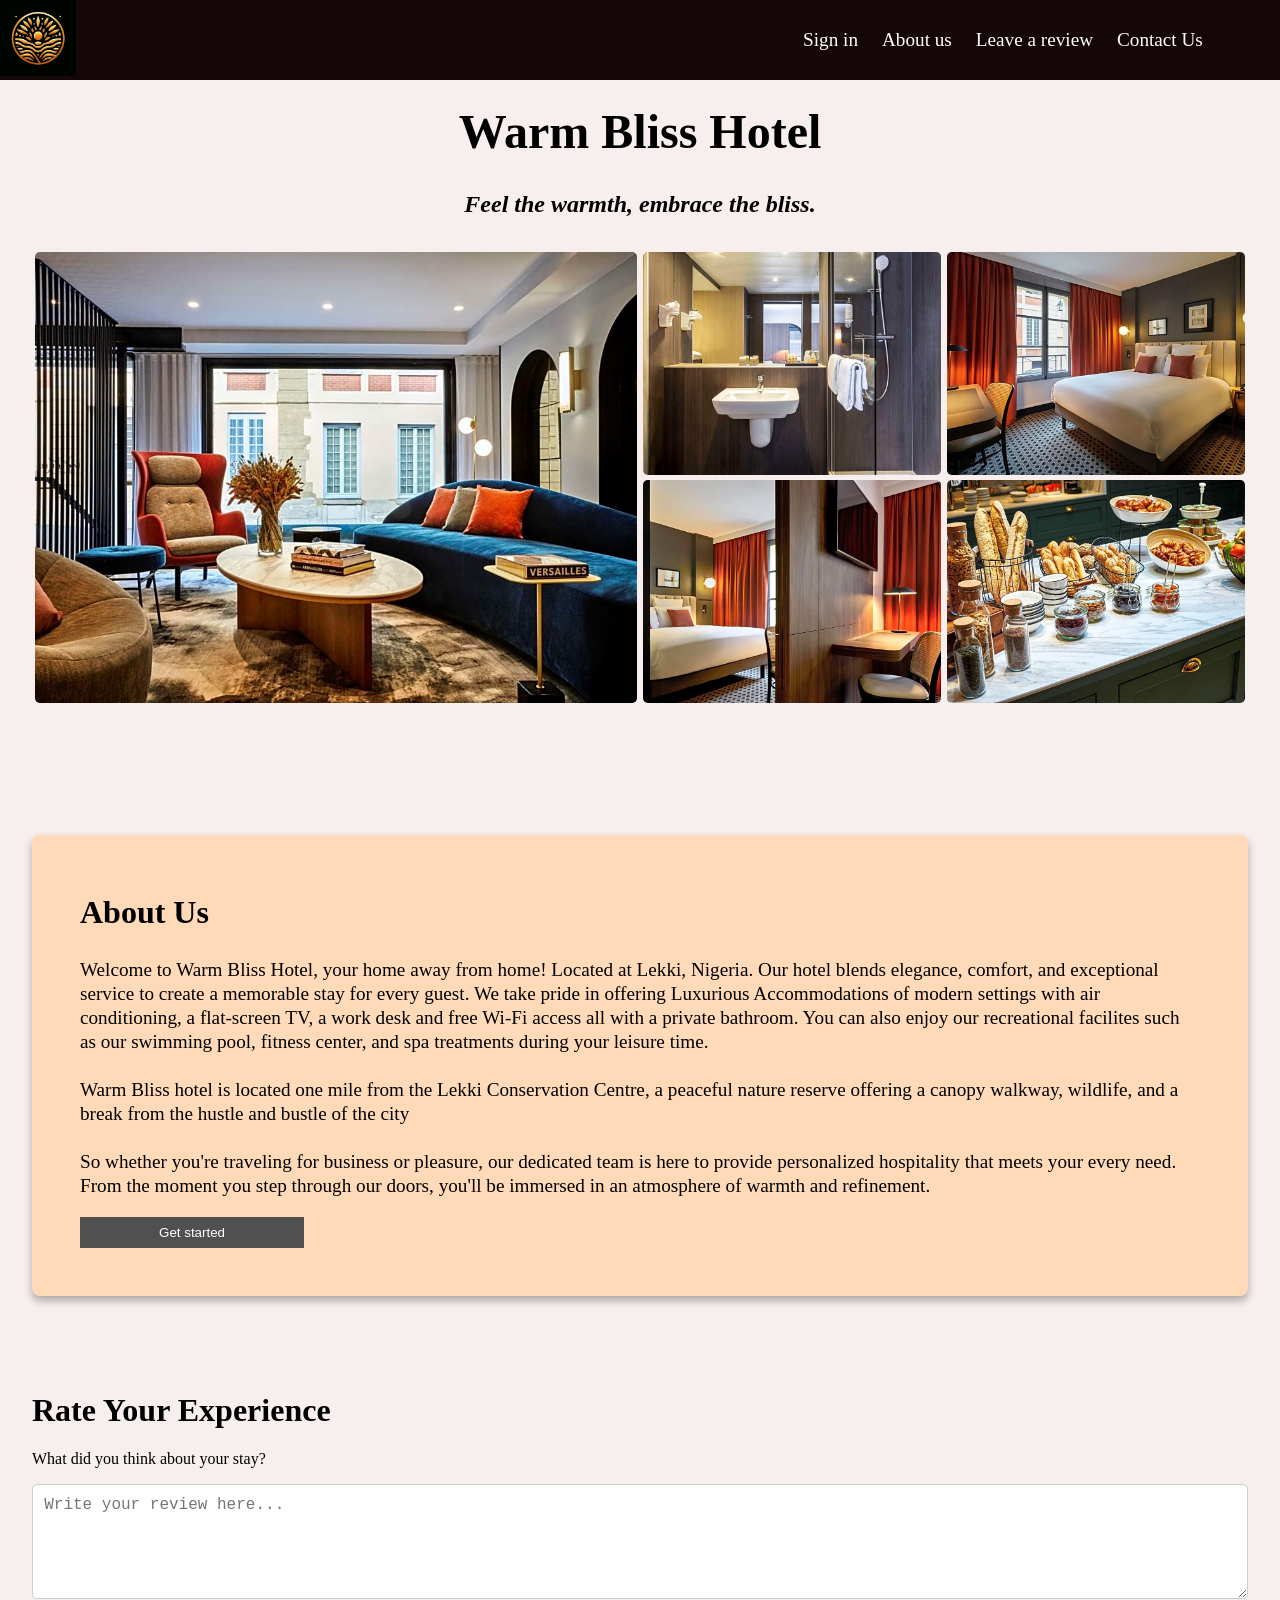
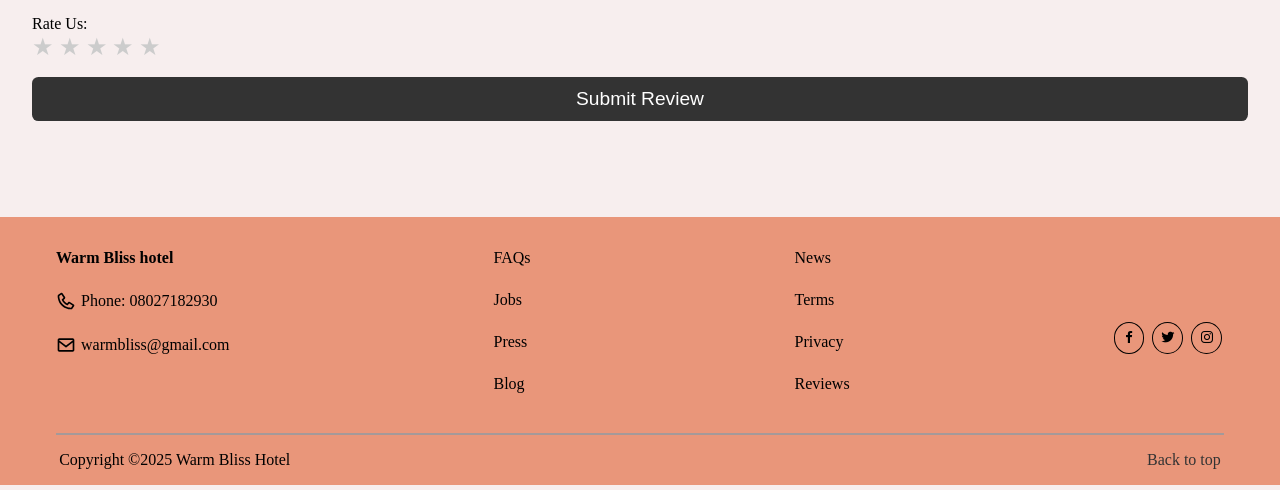
<file: index.html>
<!doctype html>
<html lang="en">
  <head>
    <meta charset="UTF-8" />
    <meta name="viewport" content="width=device-width, initial-scale=1.0" />
    <title>Landing page | Warm Bliss Hotel</title>
    <link
      href="https://unpkg.com/boxicons@2.1.4/css/boxicons.min.css"
      rel="stylesheet"
    />
    <link rel="stylesheet" href="./landing/index.css" />
  </head>
  <body>
    <div id="modal" class="modal hidden">
      <div class="modal-content">
        <div class="success-icon"><i class="bx bxs-check-circle"></i></div>
        <div class="message-body">
          <h2>Review Submitted!</h2>
          <p>
            Thank you for sharing your experience at
            <strong>Warm Bliss Hotel</strong>. Your feedback helps us maintain
            our luxury standards.
          </p>
        </div>
        <button id="modal-button">Back to Home</button>
        <span id="close-modal" class="close">&times;</span>
      </div>
    </div>

    <nav>
      <div>
        <img src="./images/logo.png" alt="Hotel logo" class="logo" />
      </div>

      <ul id="us">
        <li>
          <a href="./login/signin/signin.html" target="_blank">Sign in</a>
        </li>
        <li><a href="#about">About us</a></li>
        <li><a href="#reply">Leave a review</a></li>
        <li><a href="#contact">Contact Us</a></li>
      </ul>
      <div id="hamburger">☰</div>
    </nav>

    <h1 class="hotel">Warm Bliss Hotel</h1>
    <h2 class="hotel1">Feel the warmth, embrace the bliss.</h2>

    <section class="intro">
      <div class="set item1">
        <img src="./images/room-1.jpeg" alt="Room with a nice view" />
      </div>

      <div class="set item2">
        <img src="./images/bathroom-1.jpeg" alt="A bathroom" />
      </div>

      <div class="set item3">
        <img src="./images/room-2.jpeg" alt="A bedroom" />
      </div>

      <div class="set item4">
        <img src="./images/room-3.jpeg" alt="A bedroom" />
      </div>

      <div class="set item5">
        <img src="./images/diner.jpeg" alt="A diner" />
      </div>
    </section>

    <section id="about">
      <h2>About Us</h2>
      <p>
        Welcome to Warm Bliss Hotel, your home away from home! Located at Lekki,
        Nigeria. Our hotel blends elegance, comfort, and exceptional service to
        create a memorable stay for every guest. We take pride in offering
        Luxurious Accommodations of modern settings with air conditioning, a
        flat-screen TV, a work desk and free Wi-Fi access all with a private
        bathroom. You can also enjoy our recreational facilites such as our
        swimming pool, fitness center, and spa treatments during your leisure
        time. <br /><br />
        Warm Bliss hotel is located one mile from the Lekki Conservation Centre,
        a peaceful nature reserve offering a canopy walkway, wildlife, and a
        break from the hustle and bustle of the city <br /><br />
        So whether you're traveling for business or pleasure, our dedicated team
        is here to provide personalized hospitality that meets your every need.
        From the moment you step through our doors, you'll be immersed in an
        atmosphere of warmth and refinement.
      </p>
      <button id="sign">Get started</button>
    </section>

    <div id="reply">
      <h1>Rate Your Experience</h1>
      <form id="review-form" novalidate>
        <label for="review">What did you think about your stay?</label>
        <textarea
          id="review"
          name="review"
          rows="5"
          placeholder="Write your review here..."
        ></textarea>
        <p id="review-error" class="error-text hidden">
          A response is required for your review to be submitted.
        </p>

        <div class="stars">
          <label>Rate Us:</label>
          <div class="star-rating">
            <input type="radio" id="star1" name="rating" value="1" />
            <label for="star1" title="1 star">★</label>
            <input type="radio" id="star2" name="rating" value="2" />
            <label for="star2" title="2 stars">★</label>
            <input type="radio" id="star3" name="rating" value="3" />
            <label for="star3" title="3 stars">★</label>
            <input type="radio" id="star4" name="rating" value="4" />
            <label for="star4" title="4 stars">★</label>
            <input type="radio" id="star5" name="rating" value="5" />
            <label for="star5" title="5 stars">★</label>
          </div>
          <p id="star-error" class="error-text hidden">
            Please choose a star rating.
          </p>
        </div>

        <button type="submit">Submit Review</button>
      </form>
    </div>

    <footer id="contact">
      <div class="navbar">
        <div class="first">
          <ul class="another">
            <li class="bold">Warm Bliss hotel</li>
            <li>
              <img class="imge" src="./images/icon-phone.svg" alt="" />
              <span class="sans">Phone: 08027182930</span>
            </li>
            <li>
              <img class="imge" src="./images/icon-email.svg" alt="" />
              <span class="sans">warmbliss@gmail.com</span>
            </li>
          </ul>
        </div>

        <div class="first">
          <ul class="another">
            <li><a href="">FAQs</a></li>
            <li><a href="">Jobs</a></li>
            <li><a href="">Press</a></li>
            <li><a href="">Blog</a></li>
          </ul>
        </div>

        <div class="first">
          <ul class="another">
            <li><a href="">News</a></li>
            <li><a href="">Terms</a></li>
            <li><a href="">Privacy</a></li>
            <li><a href="">Reviews</a></li>
          </ul>
        </div>

        <div class="first">
          <ul class="last">
            <li>
              <a href="https://www.facebook.com" target="_blank"
                ><i class="bx bxl-facebook"></i
              ></a>
            </li>
            <li>
              <a href="https://www.twitter.com" target="_blank"
                ><i class="bx bxl-twitter"></i
              ></a>
            </li>
            <li>
              <a href="https://www.instagram.com" target="_blank"
                ><i class="bx bxl-instagram"></i
              ></a>
            </li>
          </ul>
        </div>
      </div>
      <hr />
      <div class="copy">
        <div class="final">Copyright &copy;2025 Warm Bliss Hotel</div>
        <div class="top"><a href="/">Back to top</a></div>
      </div>
    </footer>
    <script type="module" src="./landing/index.js"></script>
  </body>
</html>
</file>
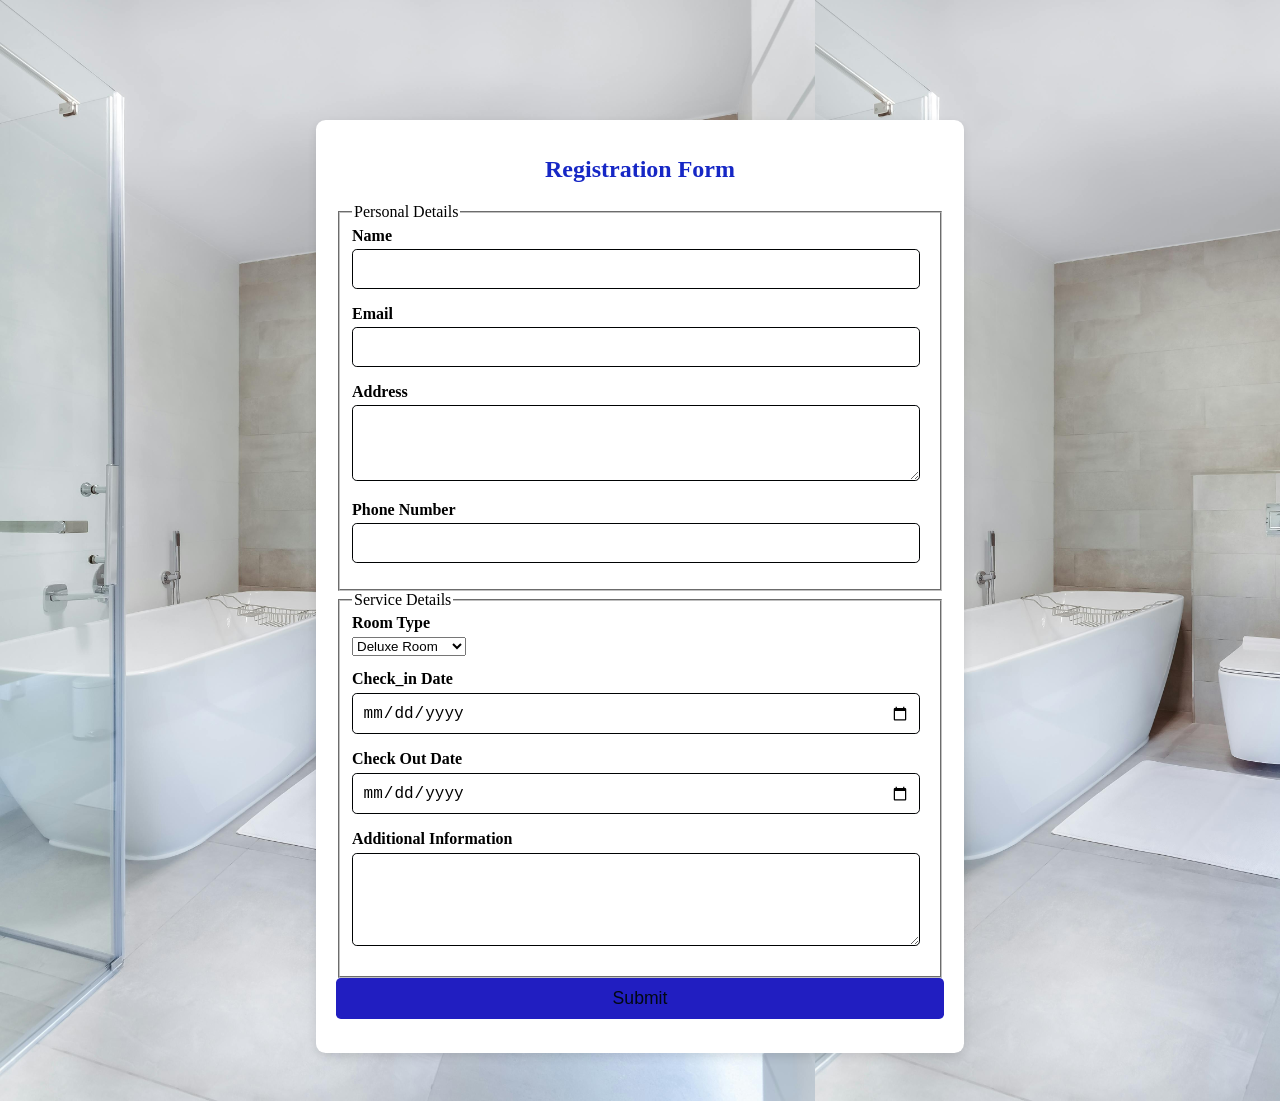
<file: form/form.html>
<!doctype html>
<html lang="en">
  <head>
    <meta charset="UTF-8" />
    <meta name="viewport" content="width=device-width, initial-scale=1.0" />
    <title>Registration Form</title>
    <link rel="stylesheet" href="./form.css" />
  </head>
  <body>
    <div class="container">
      <div id="reservation-modal" class="modal hidden">
        <div class="modal-content">
          <div>
            <h2>✓ Registration Submitted!</h2>
            <p>
              Your registration has been successfully submitted. Redirecting to
              payment...
            </p>
          </div>
          <span id="close-modal" class="close">&times;</span>
        </div>
      </div>

      <h1>Registration Form</h1>
      <form id="reserveForm">
        <fieldset>
          <legend>Personal Details</legend>
          <div class="group">
            <label for="Name">Name</label>
            <input type="text" id="Name" name="Name" />
            <p class="error name-err"></p>
          </div>
          <div class="group">
            <label for="email">Email</label>
            <input type="email" id="email" name="email" />
            <p class="error email-err"></p>
          </div>
          <div class="group">
            <label for="Address">Address</label>
            <textarea id="Address" name="Address" rows="3"></textarea>
            <p class="error address-err"></p>
          </div>
          <div class="group">
            <label for="PhoneNum">Phone Number</label>
            <input type="tel" id="PhoneNum" name="PhoneNum" />
            <p class="error num-err"></p>
          </div>
        </fieldset>
        <fieldset>
          <legend>Service Details</legend>

          <div class="group">
            <label for="ServiceType">Room Type</label>
            <select name="service" id="del">
              <option value="deluxe">Deluxe Room</option>
              <option value="executive">Executive Suite</option>
              <option value="family">Family Suite</option>
            </select>
          </div>
          <div class="group">
            <label for="check_in">Check_in Date</label>
            <input type="date" id="check_in" />
            <p class="error in-err"></p>
            <label for="check_out">Check Out Date</label>
            <input type="date" id="check_out" />
            <p class="error out-err"></p>
          </div>
          <div class="group">
            <label for="AdditionalInfo">Additional Information</label>
            <textarea
              id="AdditionalInfo"
              name="AdditionalInfo"
              rows="4"
            ></textarea>
            <p class="error info-err"></p>
          </div>
        </fieldset>

        <div class="group">
          <button type="submit">Submit</button>
        </div>
      </form>
    </div>
    <script type="module" src="./form.js"></script>
  </body>
</html>
</file>
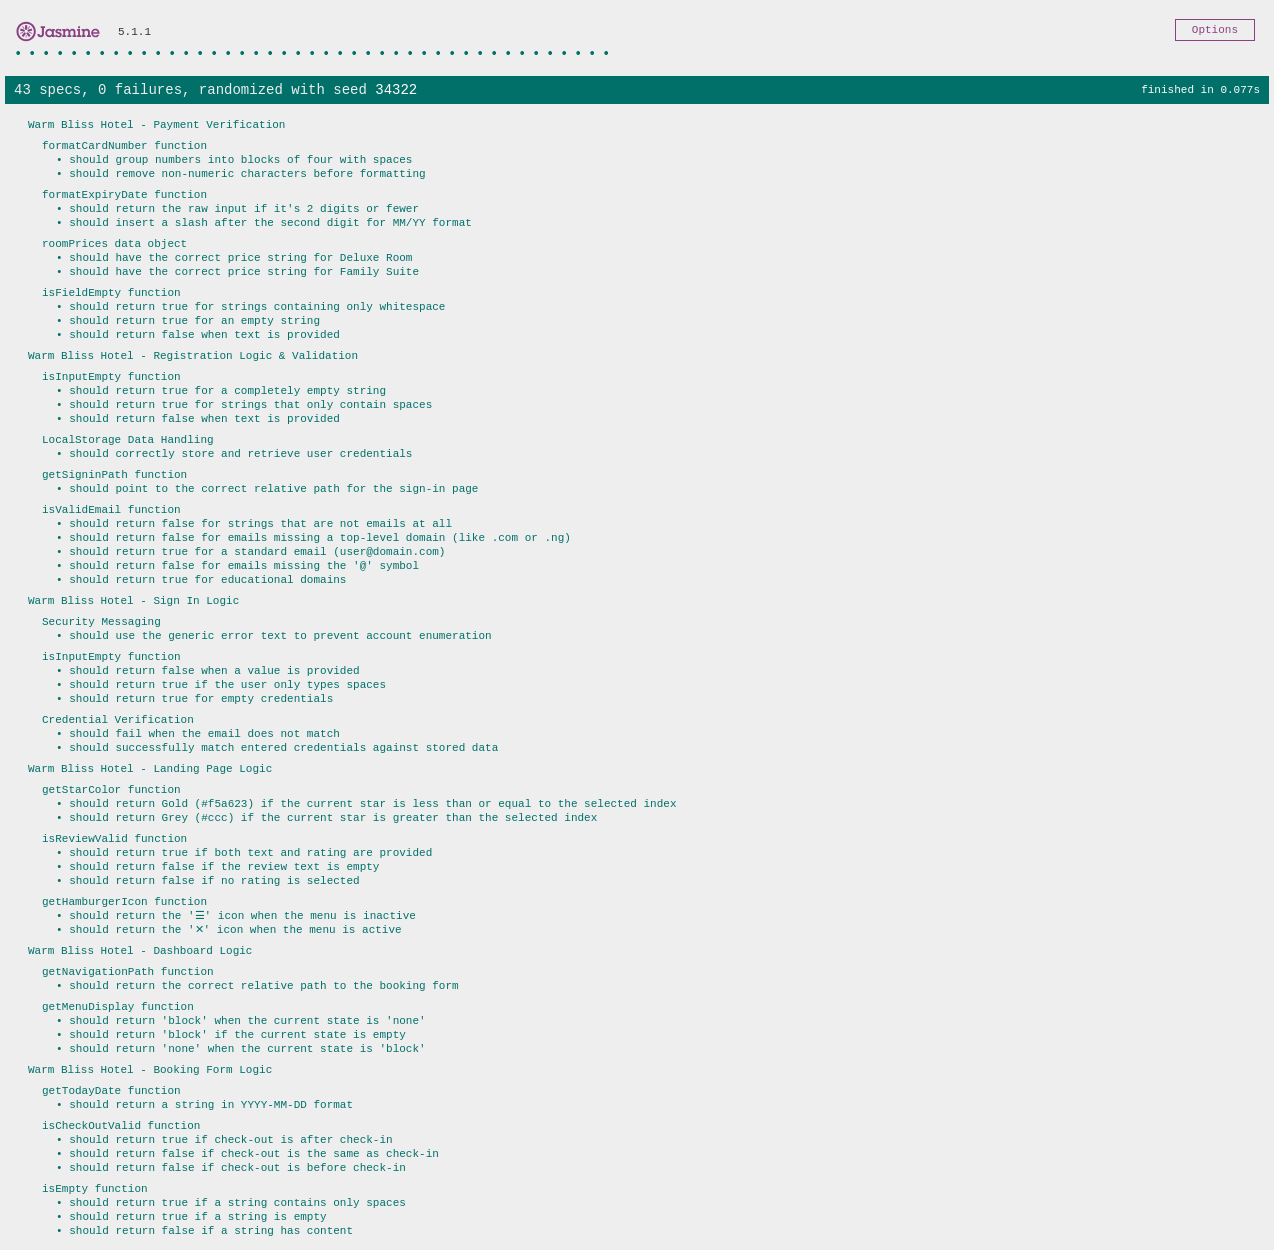
<file: jasmine-tests/tests.html>
<!DOCTYPE html>
<html>
<head>
  <meta charset="utf-8">
  <title>Jasmine Spec Runner v5.1.1</title>

  <link rel="shortcut icon" type="image/png" href="lib/jasmine-5.1.1/jasmine_favicon.png">
  <link rel="stylesheet" href="lib/jasmine-5.1.1/jasmine.css">

  <script src="lib/jasmine-5.1.1/jasmine.js"></script>
  <script src="lib/jasmine-5.1.1/jasmine-html.js"></script>
  <script src="lib/jasmine-5.1.1/boot0.js"></script>
  <!-- optional: include a file here that configures the Jasmine env -->
  <script src="lib/jasmine-5.1.1/boot1.js"></script>



  <!-- include spec files here... -->
   <script type="module" src="../tests/dashboardTest.js"></script>
  <script type="module" src="../tests/landingTest.js"></script>
  <script type="module" src="../tests/formTest.js"></script>
  <script type="module" src="../tests/paymentTest.js"></script>
   <script type="module" src="../tests/signupTest.js"></script>
  <script type="module" src="../tests/signinTest.js"></script>
  

</head>

<body>
</body>
</html>
</file>
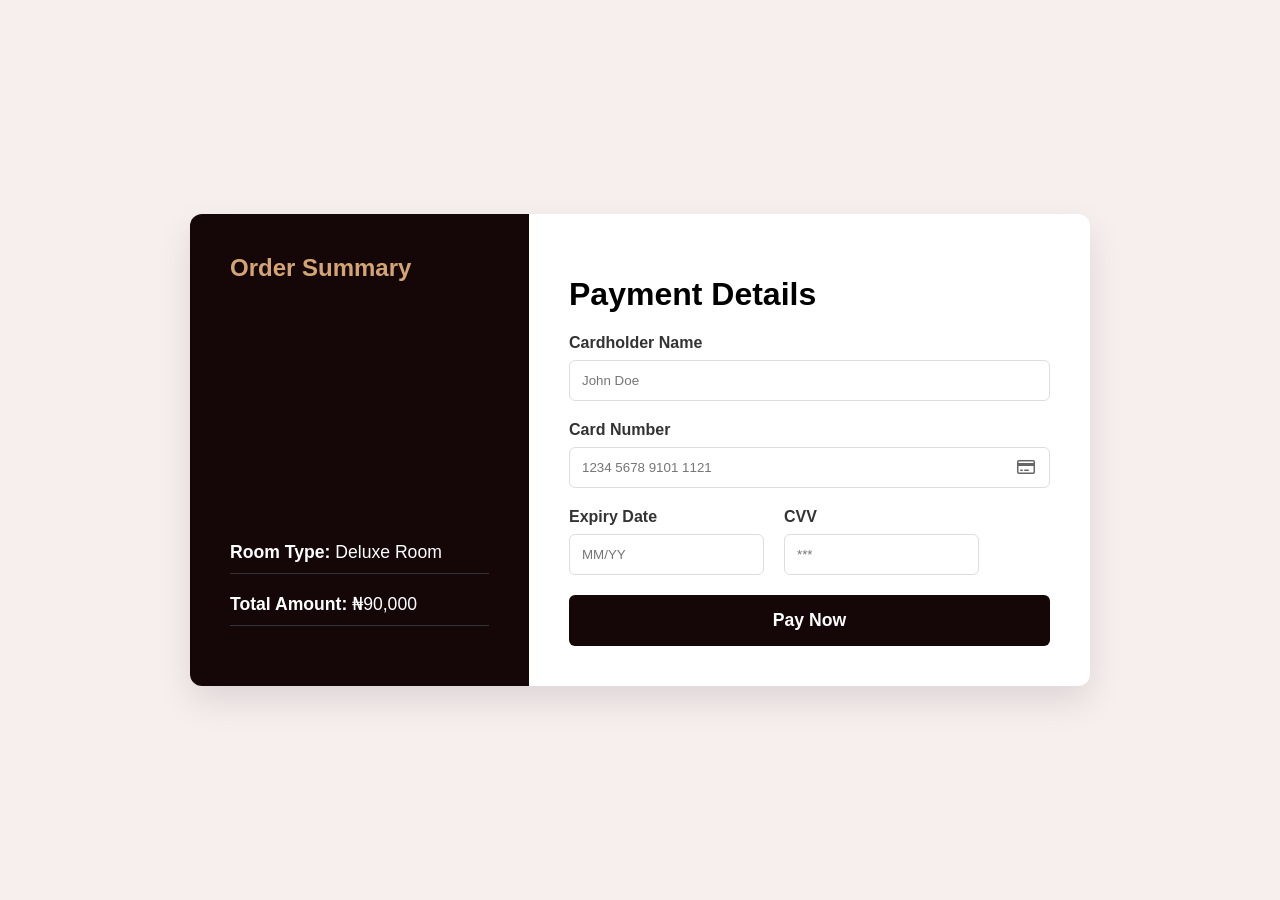
<file: payment/payment2.html>
<!doctype html>
<html lang="en">
  <head>
    <meta charset="UTF-8" />
    <meta name="viewport" content="width=device-width, initial-scale=1.0" />
    <title>Secure Payment | Warm Bliss Hotel</title>
    <link rel="stylesheet" href="payment2.css" />
    <link
      rel="stylesheet"
      href="https://cdnjs.cloudflare.com/ajax/libs/font-awesome/6.0.0/css/all.min.css"
    />
  </head>
  <body>
    <div id="payment-success-modal" class="modal hidden">
      <div class="modal-content">
        <div class="success-icon">
          <i class="fas fa-check-circle"></i>
        </div>
        <div class="message-body">
          <h2>Payment Confirmed!</h2>
          <p>
            Your luxury stay at <strong>Warm Bliss Hotel</strong> is now booked.
            A confirmation email has been sent to you.
          </p>
        </div>
        <button id="success-close-btn">Go to Dashboard</button>
      </div>
    </div>

    <div class="payment-wrapper">
      <div class="payment-container">
        <div class="order-summary">
          <h2>Order Summary</h2>
          <div class="summary-details">
            <p>
              <strong>Room Type:</strong>
              <span id="display-room-type">Loading...</span>
            </p>
            <p>
              <strong>Total Amount:</strong> <span id="display-amount">₦0</span>
            </p>
          </div>
        </div>

        <div class="payment-form-section">
          <h1>Payment Details</h1>
          <form id="secure-payment-form" novalidate>
            <div class="input-group">
              <label for="cardholder-name">Cardholder Name</label>
              <input type="text" id="cardholder-name" placeholder="John Doe" />
              <p id="name-error" class="error-text hidden">
                This field is required
              </p>
            </div>

            <div class="input-group">
              <label for="card-number">Card Number</label>
              <div class="card-input-wrapper">
                <input
                  type="text"
                  id="card-number"
                  placeholder="1234 5678 9101 1121"
                  maxlength="19"
                />
                <i class="far fa-credit-card"></i>
              </div>
              <p id="card-error" class="error-text hidden">
                This field is required
              </p>
            </div>

            <div class="form-row">
              <div class="input-group">
                <label for="expiry-date">Expiry Date</label>
                <input
                  type="text"
                  id="expiry-date"
                  placeholder="MM/YY"
                  maxlength="5"
                />
                <p id="expiry-error" class="error-text hidden">
                  This field is required
                </p>
              </div>
              <div class="input-group">
                <label for="cvv">CVV</label>
                <input
                  type="password"
                  id="cvv"
                  placeholder="***"
                  maxlength="3"
                />
                <p id="cvv-error" class="error-text hidden">
                  This field is required
                </p>
              </div>
            </div>

            <button type="submit" id="pay-button">Pay Now</button>
          </form>
        </div>
      </div>
    </div>
    <script type="module" src="payment2.js"></script>
  </body>
</html>
</file>
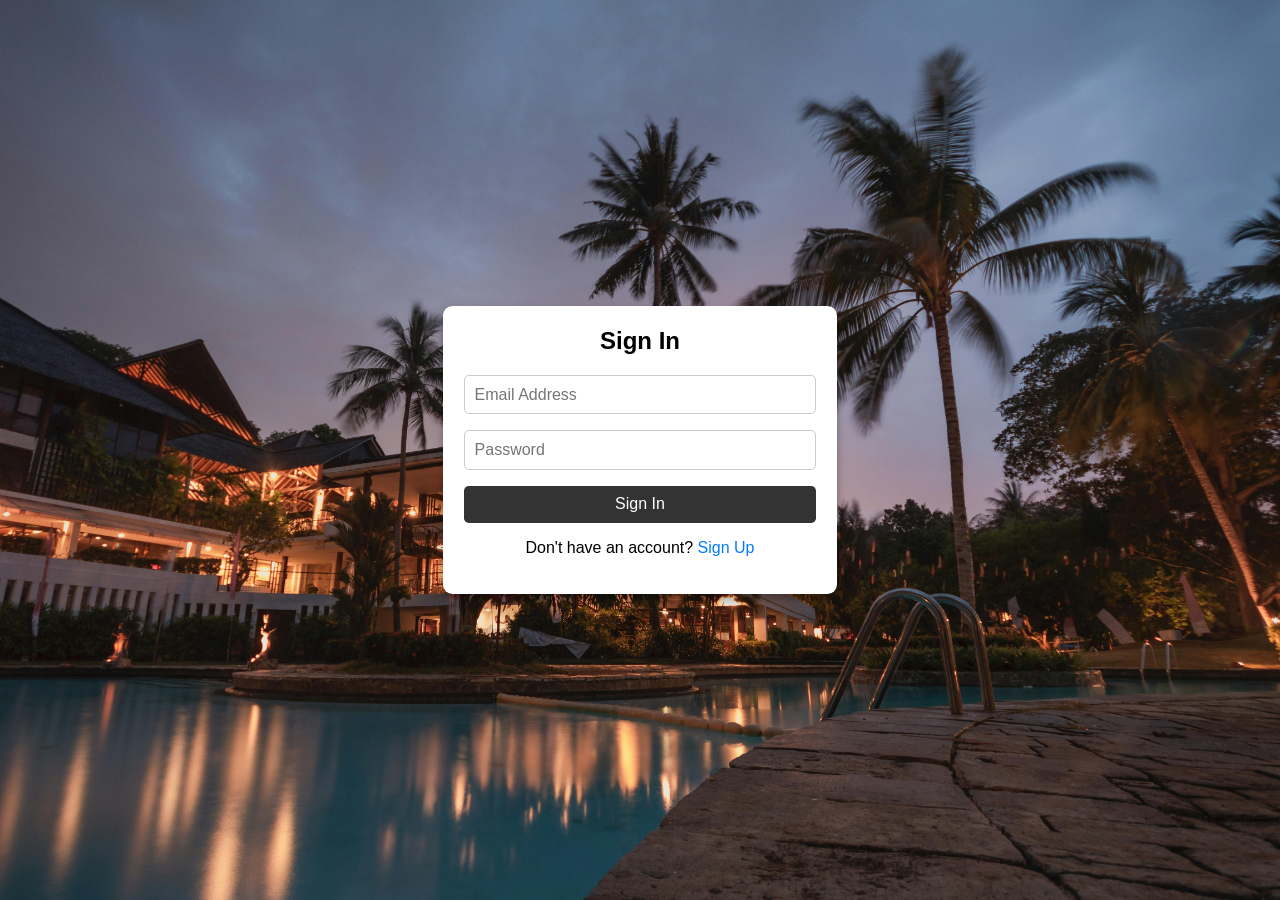
<file: login/signin/signin.html>
<!doctype html>
<html lang="en">
  <head>
    <meta charset="UTF-8" />
    <meta name="viewport" content="width=device-width, initial-scale=1.0" />
    <title>Sign In | Warm Bliss Hotel</title>
    <link rel="stylesheet" href="signin.css" />
  </head>
  <body>
    <div class="pic"></div>
    <div class="container">
      <div class="box">
        <h2>Sign In</h2>
        <form id="signin-form" novalidate>
          <input type="email" placeholder="Email Address" id="email" />
          <input type="password" placeholder="Password" id="password" />

          <p id="error-message" class="error-text hidden">
            Please enter a valid email and password.
          </p>

          <button type="submit" id="signin-btn">Sign In</button>
        </form>
        <p>
          Don't have an account? <a href="../signup/signup.html">Sign Up</a>
        </p>
      </div>
    </div>
    <script type="module" src="signin.js"></script>
  </body>
</html>
</file>
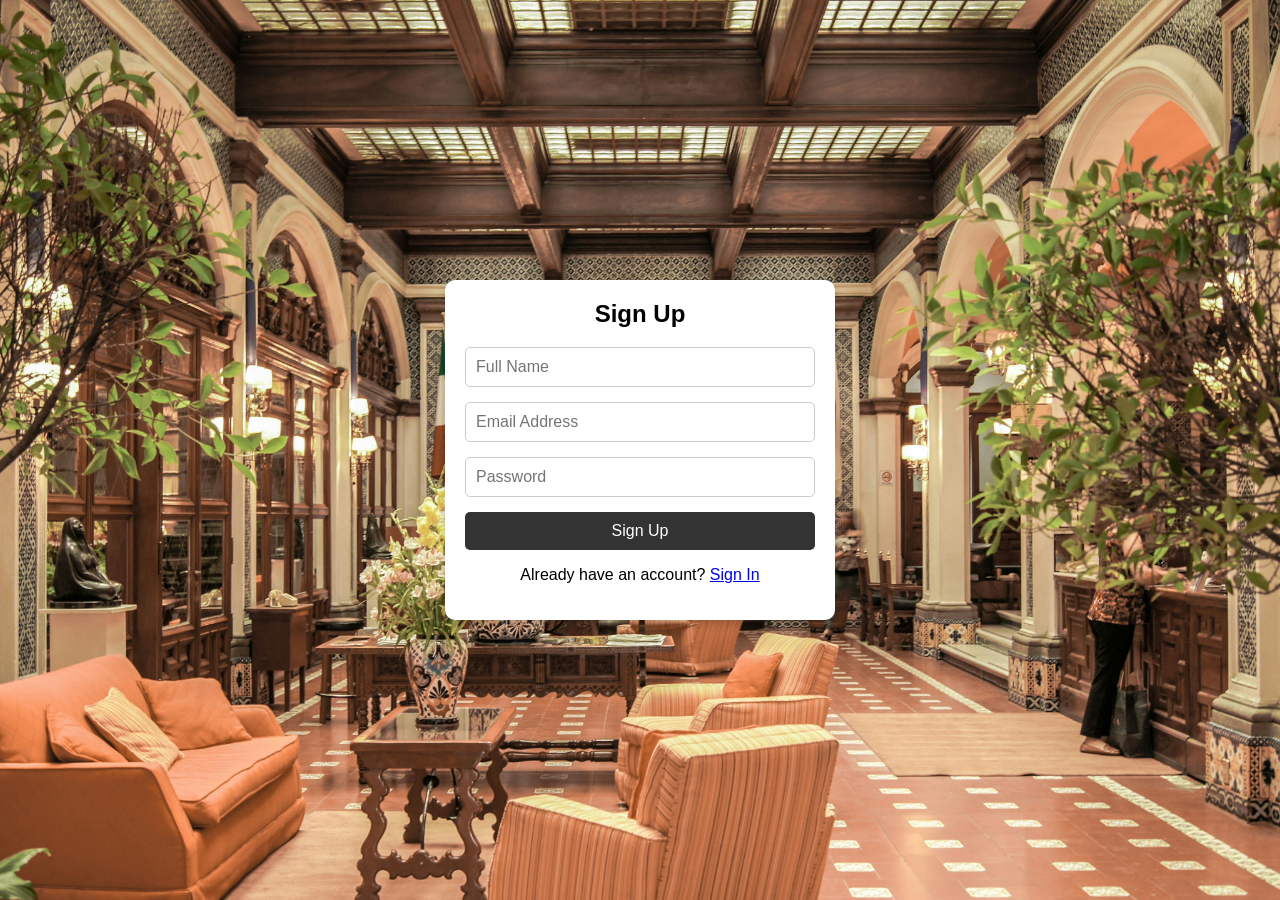
<file: login/signup/signup.html>
<!doctype html>
<html lang="en">
  <head>
    <meta charset="UTF-8" />
    <meta name="viewport" content="width=device-width, initial-scale=1.0" />
    <title>Sign Up | Warm Bliss Hotel</title>
    <link rel="stylesheet" href="./signup.css" />
  </head>
  <body>
    <div class="success-notification hidden">
      <div class="notification-content">
        <svg
          class="checkmark-icon"
          viewBox="0 0 24 24"
          fill="none"
          stroke="white"
          stroke-width="2.5"
        >
          <polyline points="20 6 9 17 4 12"></polyline>
        </svg>
        <div class="notification-text">
          <h3>Welcome Aboard!</h3>
          <p>Your account has been created successfully. Redirecting...</p>
        </div>
      </div>
    </div>

    <div class="background-image"></div>
    <div class="container">
      <div class="box">
        <h2>Sign Up</h2>

        <form id="up-form" novalidate>
          <input type="text" id="full-name" placeholder="Full Name" />
          <input type="email" id="email" placeholder="Email Address" />
          <input type="password" id="password" placeholder="Password" />

          <p id="error-summary" class="error-text hidden">
            Please fill in all fields correctly.
          </p>

          <button class="sign" type="submit">Sign Up</button>
        </form>

        <p class="center">
          Already have an account? <a href="../signin/signin.html">Sign In</a>
        </p>
      </div>
    </div>
    <script type="module" src="./signup.js"></script>
  </body>
</html>
</file>
<file: landing/index.css>
body {
  padding: 0;
  margin: 0;
  background-color: rgb(247, 238, 238);
}

html {
  scroll-behavior: smooth;
  scroll-padding-top: 150px;
}

body {
  padding-top: 72px;
}

nav {
  width: 100%;
  background-color: rgb(21, 7, 7);
  display: flex;
  justify-content: space-between;
  align-items: center;
  position: fixed;
  top: 0;
  left: 0;
  right: 0;
  z-index: 9999;
}

#us {
  list-style-type: none;
  display: flex;
  width: 50%;
}

#us li a {
  text-decoration: none;
  color: white;
  margin-right: 1.5rem;
  font-size: 1.2rem;
}

#us li a:hover {
  color: #f5e9d7;
}

.logo {
  width: 10%;
}

#hamburger {
  color: white;
  font-size: 2rem;
  cursor: pointer;
  display: none;
}

.hotel {
  text-align: center;
  font-weight: bold;
  font-size: 3rem;
}

.hotel1 {
  text-align: center;
  font-style: italic;
}

.intro {
  margin: 2rem;
  display: grid;
  grid-template-columns: 1fr 1fr 1fr 1fr;
  grid-template-rows: auto;
}

.item1 {
  grid-column: span 2;
  grid-row: span 2;
}

.set {
  margin-left: 0.21rem;
  margin-right: 0.21rem;
  margin-top: 0.1rem;
}

.set img {
  width: 100%;
  border-radius: 0.3rem;
}

#about {
  margin-top: 8rem;
  background-color: peachpuff;
  margin-left: 2rem;
  margin-right: 2rem;
  padding: 2rem 3rem;
  border-radius: 0.5rem;
  box-shadow: 0px 0.3rem 0.5rem rgba(0, 0, 0, 0.3);
}

#about h2 {
  font-size: 2rem;
}

#about p {
  line-height: 1.5rem;
  font-size: 1.2rem;
}

#sign {
  padding: 0.5rem;
  width: 20%;
  background-color: rgb(80, 80, 80);
  border: none;
  color: white;
  margin-bottom: 1rem;
  cursor: pointer;
}

#reply {
  margin: 6rem 2rem;
}

form {
  display: flex;
  flex-direction: column;
  gap: 1rem;
}

textarea {
  width: 98%;
  padding: 0.7rem;
  font-size: 1rem;
  border: 1px solid #ccc;
  border-radius: 0.3rem;
  resize: vertical;
}

.error-text {
  color: #e74c3c;
  font-size: 0.9rem;
  margin-top: -5px;
  margin-bottom: 10px;
  font-weight: 500;
}

.hidden {
  display: none !important;
}

.star-rating {
  display: flex;
  gap: 0.3rem;
}

.star-rating input {
  display: none;
}

.star-rating label {
  font-size: 1.5rem;
  color: #ccc;
  cursor: pointer;
}

button[type="submit"] {
  padding: 0.7rem;
  font-size: 1.2rem;
  background-color: #333;
  color: white;
  border: none;
  border-radius: 0.4rem;
  cursor: pointer;
  transition: background-color 0.3s ease;
  width: 100%;
}

button[type="submit"]:hover {
  background-color: #555;
}

footer {
  background-color: rgb(233, 150, 122);
  padding-bottom: 1rem;
}

.navbar {
  display: flex;
  flex-wrap: wrap;
  gap: 14rem;
  background-color: rgb(233, 150, 122);
  padding: 1rem;
}

.another,
.last {
  list-style-type: none;
}

.another li,
.last li {
  margin-bottom: 1.5rem;
}

.another li a {
  text-decoration: none;
  color: black;
}

.last {
  display: flex;
  margin-top: 6rem;
}

.bold {
  font-weight: bold;
}

.another li {
  display: flex;
  align-items: center;
  gap: 5px;
}

.imge {
  width: 20px;
}

.last li a {
  border: 1px solid black;
  border-radius: 50%;
  padding: 0.4rem;
  margin-right: 0.5rem;
}

hr {
  margin: 0 3.5rem;
  border: 1px solid rgb(165, 153, 153);
}

.final {
  margin-left: 3.7rem;
}

.copy {
  display: flex;
  align-items: center;
  justify-content: space-between;
  flex-wrap: wrap;
  margin-top: 1rem;
}

.top {
  margin-right: 3.7rem;
}

.top a {
  color: #333;
  text-decoration: none;
}

.top a:hover {
  text-decoration: underline;
  color: #f5e9d7;
}
i {
  color: black;
}
i:hover {
  color: white;
}

.modal {
  position: fixed;
  top: 0;
  left: 0;
  width: 100%;
  height: 100%;
  background: rgba(0, 0, 0, 0.6);
  display: flex;
  justify-content: center;
  align-items: flex-start;
  padding-top: 50px;
  z-index: 10000;
}

.modal-content {
  background: white;
  width: 90%;
  max-width: 500px;
  padding: 30px;
  border-radius: 12px;
  text-align: center;
  box-shadow: 0 20px 40px rgba(0, 0, 0, 0.2);
  position: relative;
  animation: slideInDown 0.5s cubic-bezier(0.175, 0.885, 0.32, 1.275);
}

.success-icon {
  font-size: 3.5rem;
  color: #2ecc71;
  margin-bottom: 15px;
}

#modal-button {
  background-color: #150707;
  color: white;
  padding: 12px 30px;
  border: none;
  border-radius: 6px;
  cursor: pointer;
  font-weight: bold;
  width: auto;
  font-size: 1rem;
}

#modal-button:hover {
  background-color: #d4a574;
}

.close {
  position: absolute;
  top: 15px;
  right: 20px;
  font-size: 1.5rem;
  cursor: pointer;
  color: #999;
}

@keyframes slideInDown {
  from {
    opacity: 0;
    transform: translateY(-100px);
  }
  to {
    opacity: 1;
    transform: translateY(0);
  }
}

@media screen and (max-width: 768px) {
  #hamburger {
    display: inline;
    padding-right: 1rem;
  }

  .logo {
    width: 25%;
  }

  #us {
    flex-direction: column;
    display: none;
    gap: 10px;
    width: 100%;
    margin-top: 10px;
    max-height: 0;
    overflow: hidden;
    transition: max-height 0.4s ease-in-out;
    position: absolute;
    top: 60px;
    background: rgb(21, 7, 7);
    left: 0;
  }

  #us.active {
    display: flex;
    max-height: 500px;
  }

  #us li {
    margin: 5px 20px;
  }

  .intro {
    grid-template-columns: repeat(2, 1fr);
  }

  #sign {
    width: 60%;
    padding: 0.7rem;
    font-size: 1.1rem;
  }

  .navbar {
    gap: 1rem;
    padding: 1rem;
    justify-content: center;
  }
}
</file>
<file: form/form.css>
body {
  margin: 0;
  padding: 0;
  background-image: url("../images/white.jpg");
  background-size: contain;
  padding-top: 72px;
}

html {
  scroll-behavior: smooth;
}

nav {
  position: fixed;
  top: 0;
  left: 0;
  right: 0;
  z-index: 9999;
}

.container {
  max-width: 38rem;
  margin: 3rem auto;
  background: white;
  padding: 1.25rem;
  border-radius: 0.6rem;
  box-shadow: 0 4px 0.6rem rgba(0, 0, 0, 0.1);
}

.container h1 {
  text-align: center;
  font-size: 1.5rem;
  color: #1627c5;
  margin-bottom: 1.25rem;
}

.group {
  margin-bottom: 0.9rem;
}

.group label {
  display: block;
  font-weight: bold;
  margin-bottom: 0.3rem;
}

.group input,
.group textarea {
  width: 95%;
  padding: 0.6rem;
  border: 1px solid #000203;
  border-radius: 0.3rem;
  font-size: 1rem;
}

textarea {
  resize: vertical;
}

input.invalid,
textarea.invalid {
  border: 1px solid hsl(0, 66%, 54%);
}

.error {
  color: hsl(0, 66%, 54%);
}

.group button {
  width: 100%;
  padding: 0.6rem;
  background-color: #211ec1;
  color: rgb(1, 8, 19);
  border: none;
  border-radius: 0.3rem;
  font-size: 1.1rem;
  cursor: pointer;
}

.group button:hover {
  background-color: #6565b8;
}

.modal {
  position: fixed;
  top: 0;
  left: 0;
  right: 0;
  background: linear-gradient(135deg, #f5f5f5 0%, #e8e8e8 100%);
  padding: 1.5rem 2rem;
  z-index: 2000;
  box-shadow: 0 4px 20px rgba(0, 0, 0, 0.08);
  animation: slideInDown 0.5s cubic-bezier(0.34, 1.56, 0.64, 1);
  border-bottom: 1px solid #d0d0d0;
}

.modal.hidden {
  display: none;
}

.modal-content {
  background: transparent;
  padding: 0;
  border-radius: 0;
  text-align: left;
  box-shadow: none;
  width: 100%;
  display: flex;
  align-items: center;
  gap: 1rem;
  max-width: 600px;
  margin: 0 auto;
}

.modal-content h2 {
  margin: 0;
  font-size: 1.1rem;
  color: #333;
  font-weight: 600;
}

.modal-content p {
  margin: 0.3rem 0 0 0;
  font-size: 0.9rem;
  color: #666;
}

.modal-content button {
  padding: 0.6rem 1.2rem;
  font-size: 0.95rem;
  color: white;
  background-color: #333;
  border: none;
  border-radius: 4px;
  cursor: pointer;
  transition: all 0.3s ease;
  font-weight: 600;
  margin-top: 0.5rem;
}

.modal-content button:hover {
  background-color: #555;
  transform: translateY(-1px);
}

.close {
  position: absolute;
  top: 1rem;
  right: 1.5rem;
  font-size: 1.5rem;
  font-weight: bold;
  color: #999;
  cursor: pointer;
  background: none;
  border: none;
  padding: 0;
  transition: color 0.2s ease;
}

.close:hover {
  color: #333;
}

@keyframes slideInDown {
  from {
    opacity: 0;
    transform: translateY(-100%);
  }
  to {
    opacity: 1;
    transform: translateY(0);
  }
}

@media (max-width: 768px) {
  .container {
    max-width: 90%;
    padding: 1rem;
  }
  .container h1 {
    font-size: 1.8rem;
  }
  .group label {
    font-size: 0.9rem;
  }
  .group input,
  .group textarea {
    font-size: 0.9rem;
    padding: 0.6rem;
  }
  .group button {
    font-size: 1rem;
    padding: 0.6rem;
  }
}

@media (max-width: 480px) {
  .container {
    max-width: 90%;
    padding: 0.8rem;
  }
  .container h1 {
    font-size: 1.5rem;
  }
  .group label {
    font-size: 0.8rem;
  }
  .group input,
  .group textarea {
    font-size: 0.8rem;
    padding: 0.5rem;
  }
  .group button {
    font-size: 0.9rem;
    padding: 0.5rem;
  }
}
</file>
<file: jasmine-tests/lib/jasmine-5.1.1/jasmine.css>
@charset "UTF-8";
body {
  overflow-y: scroll;
}

.jasmine_html-reporter {
  width: 100%;
  background-color: #eee;
  padding: 5px;
  margin: -8px;
  font-size: 11px;
  font-family: Monaco, "Lucida Console", monospace;
  line-height: 14px;
  color: #333;
}
.jasmine_html-reporter a {
  text-decoration: none;
}
.jasmine_html-reporter a:hover {
  text-decoration: underline;
}
.jasmine_html-reporter p, .jasmine_html-reporter h1, .jasmine_html-reporter h2, .jasmine_html-reporter h3, .jasmine_html-reporter h4, .jasmine_html-reporter h5, .jasmine_html-reporter h6 {
  margin: 0;
  line-height: 14px;
}
.jasmine_html-reporter .jasmine-banner,
.jasmine_html-reporter .jasmine-symbol-summary,
.jasmine_html-reporter .jasmine-summary,
.jasmine_html-reporter .jasmine-result-message,
.jasmine_html-reporter .jasmine-spec .jasmine-description,
.jasmine_html-reporter .jasmine-spec-detail .jasmine-description,
.jasmine_html-reporter .jasmine-alert .jasmine-bar,
.jasmine_html-reporter .jasmine-stack-trace {
  padding-left: 9px;
  padding-right: 9px;
}
.jasmine_html-reporter .jasmine-banner {
  position: relative;
}
.jasmine_html-reporter .jasmine-banner .jasmine-title {
  background: url("[data-uri]") no-repeat;
  background: url("[data-uri]") no-repeat, none;
  background-size: 100%;
  display: block;
  float: left;
  width: 90px;
  height: 25px;
}
.jasmine_html-reporter .jasmine-banner .jasmine-version {
  margin-left: 14px;
  position: relative;
  top: 6px;
}
.jasmine_html-reporter #jasmine_content {
  position: fixed;
  right: 100%;
}
.jasmine_html-reporter .jasmine-banner {
  margin-top: 14px;
}
.jasmine_html-reporter .jasmine-duration {
  color: #fff;
  float: right;
  line-height: 28px;
  padding-right: 9px;
}
.jasmine_html-reporter .jasmine-symbol-summary {
  overflow: hidden;
  margin: 14px 0;
}
.jasmine_html-reporter .jasmine-symbol-summary li {
  display: inline-block;
  height: 10px;
  width: 14px;
  font-size: 16px;
}
.jasmine_html-reporter .jasmine-symbol-summary li.jasmine-passed {
  font-size: 14px;
}
.jasmine_html-reporter .jasmine-symbol-summary li.jasmine-passed:before {
  color: #007069;
  content: "•";
}
.jasmine_html-reporter .jasmine-symbol-summary li.jasmine-failed {
  line-height: 9px;
}
.jasmine_html-reporter .jasmine-symbol-summary li.jasmine-failed:before {
  color: #ca3a11;
  content: "×";
  font-weight: bold;
  margin-left: -1px;
}
.jasmine_html-reporter .jasmine-symbol-summary li.jasmine-excluded {
  font-size: 14px;
}
.jasmine_html-reporter .jasmine-symbol-summary li.jasmine-excluded:before {
  color: #bababa;
  content: "•";
}
.jasmine_html-reporter .jasmine-symbol-summary li.jasmine-excluded-no-display {
  font-size: 14px;
  display: none;
}
.jasmine_html-reporter .jasmine-symbol-summary li.jasmine-pending {
  line-height: 17px;
}
.jasmine_html-reporter .jasmine-symbol-summary li.jasmine-pending:before {
  color: #ba9d37;
  content: "*";
}
.jasmine_html-reporter .jasmine-symbol-summary li.jasmine-empty {
  font-size: 14px;
}
.jasmine_html-reporter .jasmine-symbol-summary li.jasmine-empty:before {
  color: #ba9d37;
  content: "•";
}
.jasmine_html-reporter .jasmine-run-options {
  float: right;
  margin-right: 5px;
  border: 1px solid #8a4182;
  color: #8a4182;
  position: relative;
  line-height: 20px;
}
.jasmine_html-reporter .jasmine-run-options .jasmine-trigger {
  cursor: pointer;
  padding: 8px 16px;
}
.jasmine_html-reporter .jasmine-run-options .jasmine-payload {
  position: absolute;
  display: none;
  right: -1px;
  border: 1px solid #8a4182;
  background-color: #eee;
  white-space: nowrap;
  padding: 4px 8px;
}
.jasmine_html-reporter .jasmine-run-options .jasmine-payload.jasmine-open {
  display: block;
}
.jasmine_html-reporter .jasmine-bar {
  line-height: 28px;
  font-size: 14px;
  display: block;
  color: #eee;
}
.jasmine_html-reporter .jasmine-bar.jasmine-failed, .jasmine_html-reporter .jasmine-bar.jasmine-errored {
  background-color: #ca3a11;
  border-bottom: 1px solid #eee;
}
.jasmine_html-reporter .jasmine-bar.jasmine-passed {
  background-color: #007069;
}
.jasmine_html-reporter .jasmine-bar.jasmine-incomplete {
  background-color: #bababa;
}
.jasmine_html-reporter .jasmine-bar.jasmine-skipped {
  background-color: #bababa;
}
.jasmine_html-reporter .jasmine-bar.jasmine-warning {
  margin-top: 14px;
  margin-bottom: 14px;
  background-color: #ba9d37;
  color: #333;
}
.jasmine_html-reporter .jasmine-bar.jasmine-menu {
  background-color: #fff;
  color: #000;
}
.jasmine_html-reporter .jasmine-bar.jasmine-menu a {
  color: blue;
  text-decoration: underline;
}
.jasmine_html-reporter .jasmine-bar a {
  color: white;
}
.jasmine_html-reporter.jasmine-spec-list .jasmine-bar.jasmine-menu.jasmine-failure-list,
.jasmine_html-reporter.jasmine-spec-list .jasmine-results .jasmine-failures {
  display: none;
}
.jasmine_html-reporter.jasmine-failure-list .jasmine-bar.jasmine-menu.jasmine-spec-list,
.jasmine_html-reporter.jasmine-failure-list .jasmine-summary {
  display: none;
}
.jasmine_html-reporter .jasmine-results {
  margin-top: 14px;
}
.jasmine_html-reporter .jasmine-summary {
  margin-top: 14px;
}
.jasmine_html-reporter .jasmine-summary ul {
  list-style-type: none;
  margin-left: 14px;
  padding-top: 0;
  padding-left: 0;
}
.jasmine_html-reporter .jasmine-summary ul.jasmine-suite {
  margin-top: 7px;
  margin-bottom: 7px;
}
.jasmine_html-reporter .jasmine-summary li.jasmine-passed a {
  color: #007069;
}
.jasmine_html-reporter .jasmine-summary li.jasmine-failed a {
  color: #ca3a11;
}
.jasmine_html-reporter .jasmine-summary li.jasmine-empty a {
  color: #ba9d37;
}
.jasmine_html-reporter .jasmine-summary li.jasmine-pending a {
  color: #ba9d37;
}
.jasmine_html-reporter .jasmine-summary li.jasmine-excluded a {
  color: #bababa;
}
.jasmine_html-reporter .jasmine-specs li.jasmine-passed a:before {
  content: "• ";
}
.jasmine_html-reporter .jasmine-specs li.jasmine-failed a:before {
  content: "× ";
}
.jasmine_html-reporter .jasmine-specs li.jasmine-empty a:before {
  content: "* ";
}
.jasmine_html-reporter .jasmine-specs li.jasmine-pending a:before {
  content: "• ";
}
.jasmine_html-reporter .jasmine-specs li.jasmine-excluded a:before {
  content: "• ";
}
.jasmine_html-reporter .jasmine-description + .jasmine-suite {
  margin-top: 0;
}
.jasmine_html-reporter .jasmine-suite {
  margin-top: 14px;
}
.jasmine_html-reporter .jasmine-suite a {
  color: #333;
}
.jasmine_html-reporter .jasmine-failures .jasmine-spec-detail {
  margin-bottom: 28px;
}
.jasmine_html-reporter .jasmine-failures .jasmine-spec-detail .jasmine-description {
  background-color: #ca3a11;
  color: white;
}
.jasmine_html-reporter .jasmine-failures .jasmine-spec-detail .jasmine-description a {
  color: white;
}
.jasmine_html-reporter .jasmine-result-message {
  padding-top: 14px;
  color: #333;
  white-space: pre-wrap;
}
.jasmine_html-reporter .jasmine-result-message span.jasmine-result {
  display: block;
}
.jasmine_html-reporter .jasmine-stack-trace {
  margin: 5px 0 0 0;
  max-height: 224px;
  overflow: auto;
  line-height: 18px;
  color: #666;
  border: 1px solid #ddd;
  background: white;
  white-space: pre;
}
.jasmine_html-reporter .jasmine-expander a {
  display: block;
  margin-left: 14px;
  color: blue;
  text-decoration: underline;
}
.jasmine_html-reporter .jasmine-expander-contents {
  display: none;
}
.jasmine_html-reporter .jasmine-expanded {
  padding-bottom: 10px;
}
.jasmine_html-reporter .jasmine-expanded .jasmine-expander-contents {
  display: block;
  margin-left: 14px;
  padding: 5px;
}
.jasmine_html-reporter .jasmine-debug-log {
  margin: 5px 0 0 0;
  padding: 5px;
  color: #666;
  border: 1px solid #ddd;
  background: white;
}
.jasmine_html-reporter .jasmine-debug-log table {
  border-spacing: 0;
}
.jasmine_html-reporter .jasmine-debug-log table, .jasmine_html-reporter .jasmine-debug-log th, .jasmine_html-reporter .jasmine-debug-log td {
  border: 1px solid #ddd;
}
</file>
<file: payment/payment2.css>
:root {
  --primary-gold: #d4a574;
  --dark-bg: #150707;
  --text-gray: #666;
}

body {
  font-family: "Segoe UI", Tahoma, sans-serif;
  background-color: #f7eeee;
  margin: 0;
  display: flex;
  justify-content: center;
  align-items: center;
  min-height: 100vh;
}

.payment-container {
  background: white;
  display: flex;
  width: 900px;
  border-radius: 12px;
  box-shadow: 0 15px 35px rgba(0, 0, 0, 0.1);
  overflow: hidden;
}

.order-summary {
  background-color: var(--dark-bg);
  color: white;
  padding: 40px;
  width: 35%;
  display: flex;
  flex-direction: column;
  justify-content: space-between;
}

.order-summary h2 {
  color: var(--primary-gold);
  margin-top: 0;
}

.summary-details p {
  font-size: 1.1rem;
  margin: 20px 0;
  border-bottom: 1px solid #333;
  padding-bottom: 10px;
}

.secure-badge {
  display: flex;
  align-items: center;
  gap: 10px;
  color: var(--primary-gold);
  font-size: 0.85rem;
}

.payment-form-section {
  padding: 40px;
  width: 65%;
}
.input-group {
  margin-bottom: 20px;
}
label {
  display: block;
  margin-bottom: 8px;
  font-weight: 600;
  color: #333;
}
input {
  width: 100%;
  padding: 12px;
  border: 1px solid #ddd;
  border-radius: 6px;
  box-sizing: border-box;
}

input.invalid {
  border: 1px solid #e74c3c;
}

.error-text {
  color: #e74c3c;
  font-size: 0.85rem;
  margin-top: 5px;
}

.hidden {
  display: none !important;
}

.card-input-wrapper {
  position: relative;
}
.card-input-wrapper i {
  position: absolute;
  right: 15px;
  top: 12px;
  color: var(--text-gray);
}

.form-row {
  display: flex;
  gap: 20px;
}
#pay-button {
  width: 100%;
  padding: 15px;
  background-color: var(--dark-bg);
  color: white;
  border: none;
  border-radius: 6px;
  font-size: 1.1rem;
  font-weight: bold;
  cursor: pointer;
  transition: 0.3s;
}
#pay-button:hover {
  background-color: #2b0e0e;
  transform: translateY(-2px);
}

.modal {
  position: fixed;
  top: 0;
  left: 0;
  width: 100%;
  height: 100%;
  background: rgba(0, 0, 0, 0.6);
  display: flex;
  justify-content: center;
  align-items: flex-start;
  padding-top: 50px;
  z-index: 9999;
}

.modal-content {
  background: white;
  width: 90%;
  max-width: 500px;
  padding: 30px;
  border-radius: 12px;
  text-align: center;
  box-shadow: 0 20px 40px rgba(0, 0, 0, 0.2);
  animation: slideInDown 0.5s cubic-bezier(0.175, 0.885, 0.32, 1.275);
}

.success-icon {
  font-size: 4rem;
  color: #2ecc71;
  margin-bottom: 15px;
}
#success-close-btn {
  background-color: var(--dark-bg);
  color: white;
  padding: 12px 30px;
  border: none;
  border-radius: 6px;
  cursor: pointer;
  margin-top: 20px;
  font-weight: bold;
}

@keyframes slideInDown {
  from {
    opacity: 0;
    transform: translateY(-100px);
  }
  to {
    opacity: 1;
    transform: translateY(0);
  }
}

@media (max-width: 768px) {
  .payment-container {
    flex-direction: column;
    width: 95%;
  }
  .order-summary,
  .payment-form-section {
    width: 100%;
  }
}
</file>
<file: login/signin/signin.css>
body,
html {
  margin: 0;
  padding: 0;
  font-family: "Segoe UI", Tahoma, sans-serif;
}
.pic {
  position: absolute;
  width: 100%;
  height: 100%;
  background: url("../../images/outside.jpg") no-repeat center center/cover;
  z-index: -1;
}
.container {
  display: flex;
  justify-content: center;
  align-items: center;
  height: 100vh;
}
.box {
  width: 22rem;
  padding: 1.3rem;
  background-color: white;
  border-radius: 0.6rem;
  animation: slideDown 1s forwards;
  box-shadow: 0px 0.3rem 0.5rem rgba(0, 0, 0, 0.3);
}
.box h2 {
  text-align: center;
  margin-top: 0;
}
.box form {
  display: flex;
  flex-direction: column;
  gap: 1rem;
}
.box input {
  padding: 0.6rem;
  border: 1px solid #ccc;
  border-radius: 5px;
  font-size: 1rem;
}

.error-text {
  color: #e74c3c;
  font-size: 0.85rem;
  margin: -0.5rem 0 0.5rem 0;
  text-align: center;
}

.hidden {
  display: none !important;
}

.box button {
  padding: 0.6rem;
  font-size: 1rem;
  background-color: #333;
  color: white;
  border: none;
  border-radius: 0.3rem;
  cursor: pointer;
  transition: 0.3s;
}
.box button:hover {
  background-color: #555;
}
.box p {
  text-align: center;
}
.box a {
  color: #007bff;
  text-decoration: none;
}
.box a:hover {
  text-decoration: underline;
}

@keyframes slideDown {
  from {
    opacity: 0;
    transform: translateY(-50px);
  }
  to {
    opacity: 1;
    transform: translateY(0);
  }
}
</file>
<file: login/signup/signup.css>
body,
html {
  margin: 0;
  padding: 0;
  font-family: "Segoe UI", Tahoma, sans-serif;
}

.background-image {
  position: absolute;
  width: 100%;
  height: 100%;
  background: url("../../images/signup-1.jpg") no-repeat center center/cover;
  z-index: -1;
}

.container {
  display: flex;
  justify-content: center;
  align-items: center;
  height: 100vh;
}

.box {
  width: 350px;
  padding: 20px;
  background-color: white;
  box-shadow: 0px 4px 8px rgba(0, 0, 0, 0.2);
  border-radius: 10px;
  opacity: 0;
  animation: slideDown 1s forwards;
}

.box h2 {
  text-align: center;
  margin-top: 0;
}

.box form {
  display: flex;
  flex-direction: column;
  gap: 15px;
}

.box input {
  padding: 10px;
  border: 1px solid #ccc;
  border-radius: 5px;
  font-size: 16px;
  transition: border 0.3s;
}

.box input.invalid {
  border: 1px solid #e74c3c;
  animation: shake 0.4s ease-in-out;
}

.error-text {
  color: #e74c3c;
  font-size: 0.85rem;
  text-align: center;
  margin: 0;
}

.hidden {
  display: none !important;
}

.box button {
  padding: 10px;
  font-size: 16px;
  background-color: #333;
  color: white;
  border: none;
  border-radius: 5px;
  cursor: pointer;
}

.center {
  text-align: center;
}

.sign:hover {
  background-color: #555;
}

.success-notification {
  position: fixed;
  top: 0;
  left: 0;
  right: 0;
  background: linear-gradient(135deg, #d4a574 0%, #c9915d 100%);
  padding: 1.2rem 2rem;
  z-index: 2000;
  animation: slideInDown 0.5s forwards;
}

.notification-content {
  display: flex;
  align-items: center;
  gap: 1rem;
  max-width: 600px;
  margin: 0 auto;
}
.checkmark-icon {
  width: 32px;
  height: 32px;
}
.notification-text h3 {
  margin: 0;
  color: white;
}
.notification-text p {
  margin: 0.3rem 0 0 0;
  color: white;
  font-size: 0.9rem;
}

@keyframes shake {
  0%,
  100% {
    transform: translateX(0);
  }
  25% {
    transform: translateX(-5px);
  }
  75% {
    transform: translateX(5px);
  }
}

@keyframes slideDown {
  from {
    opacity: 0;
    transform: translateY(-50px);
  }
  to {
    opacity: 1;
    transform: translateY(0);
  }
}
@keyframes slideInDown {
  from {
    transform: translateY(-100%);
  }
  to {
    transform: translateY(0);
  }
}

@media screen and (max-width: 48rem) {
  .box {
    width: 85%;
  }
}
</file>
